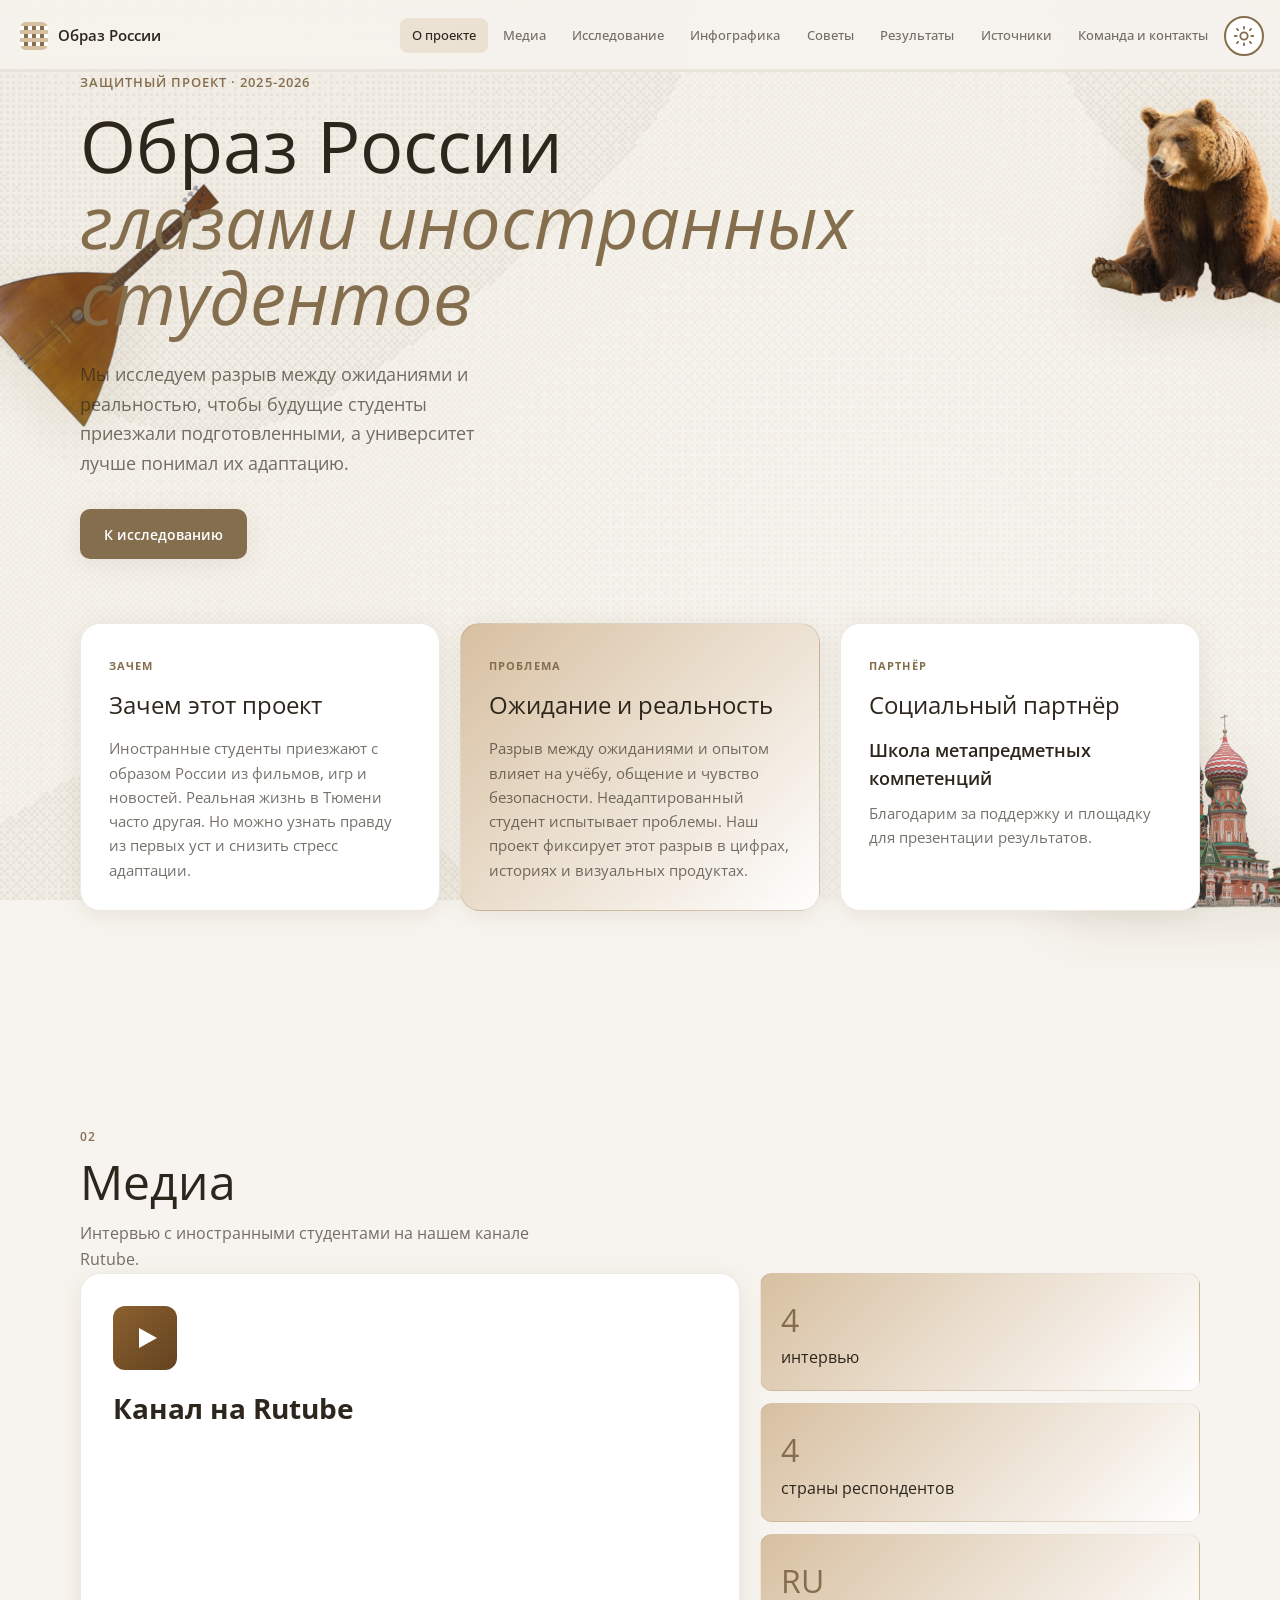
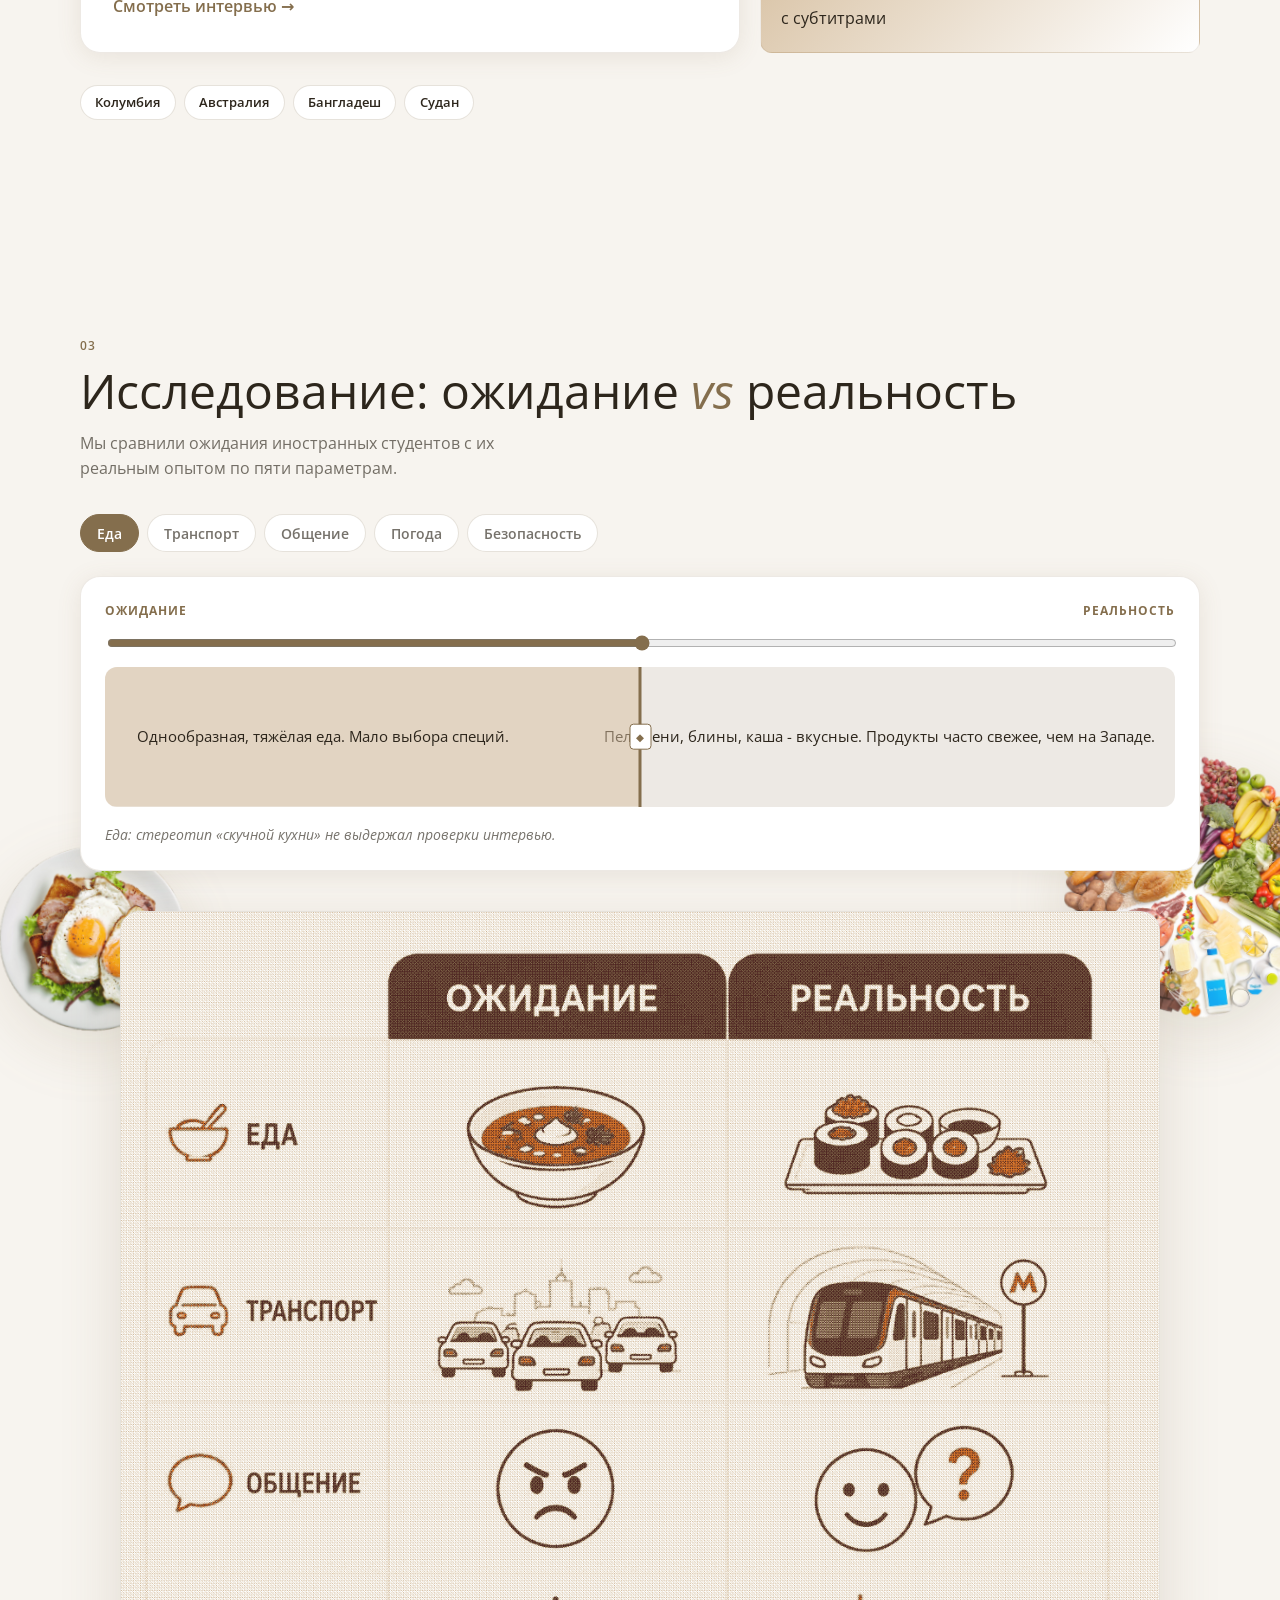
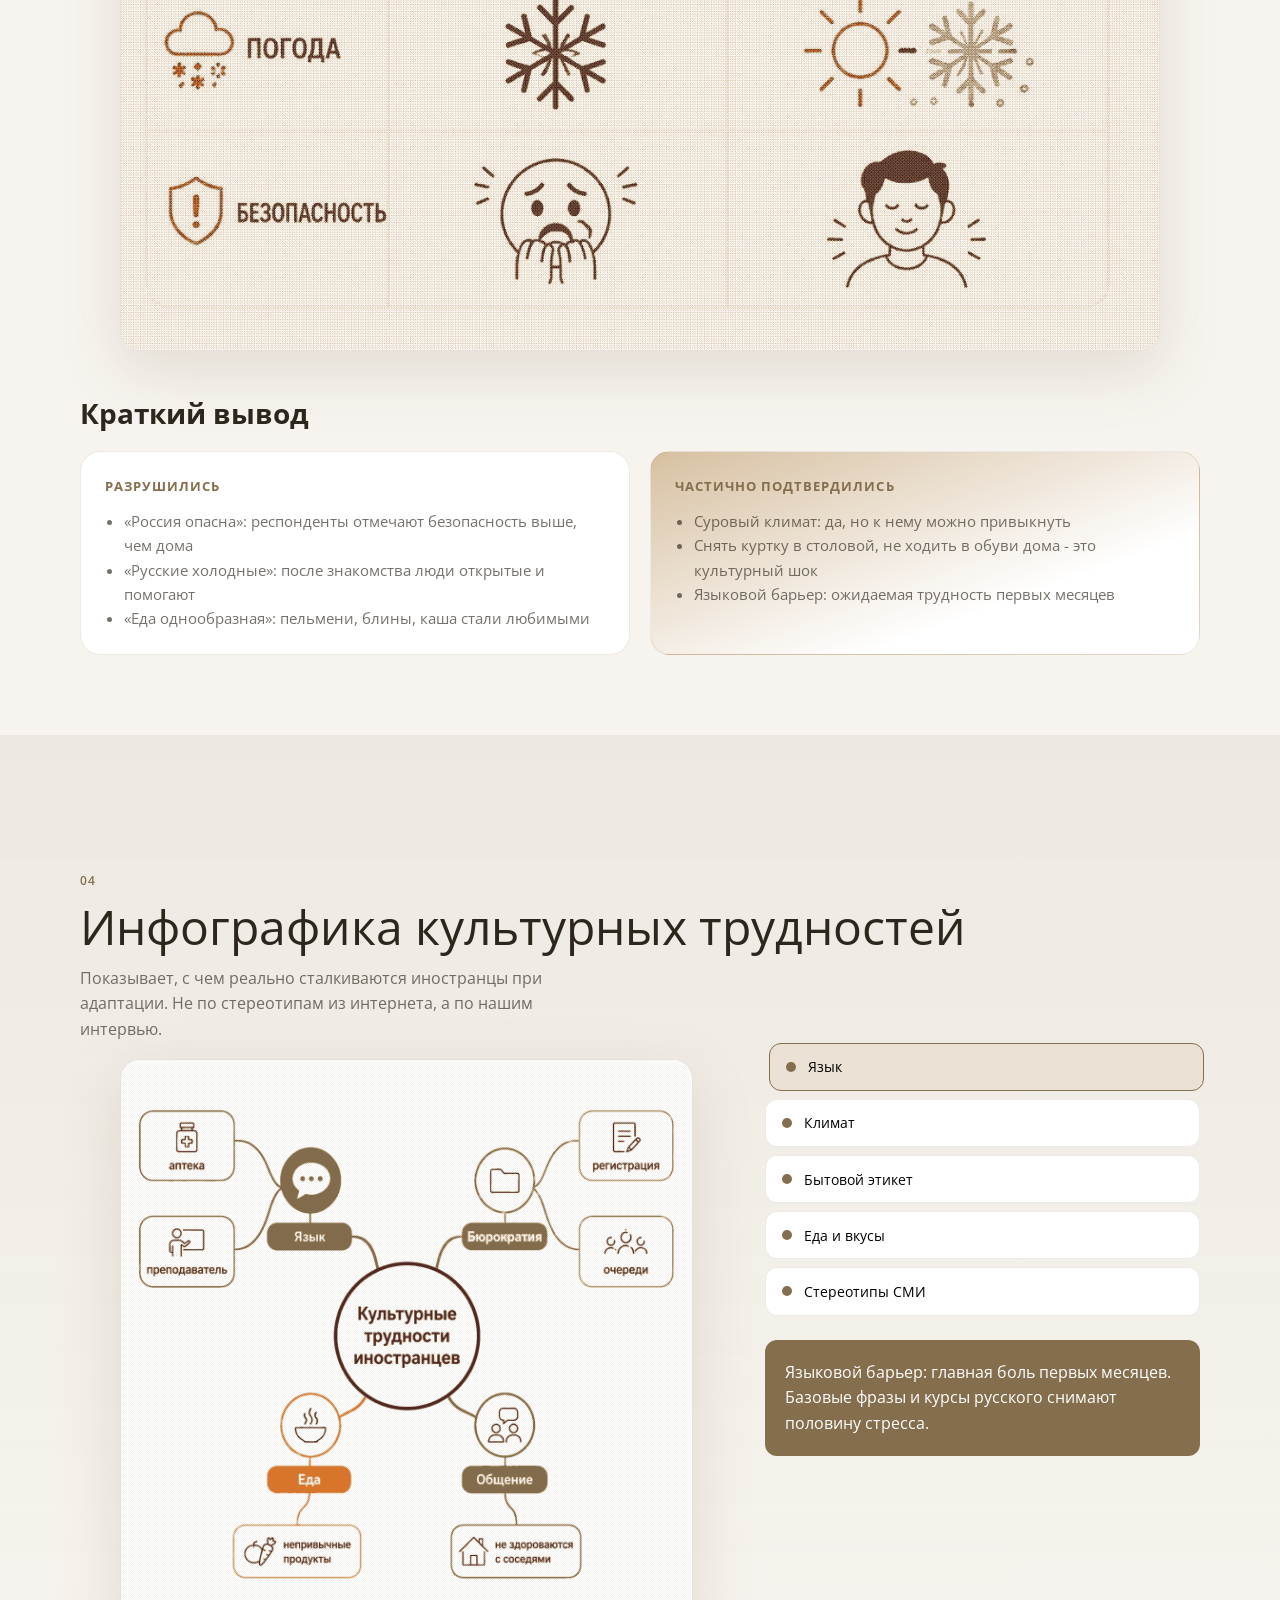
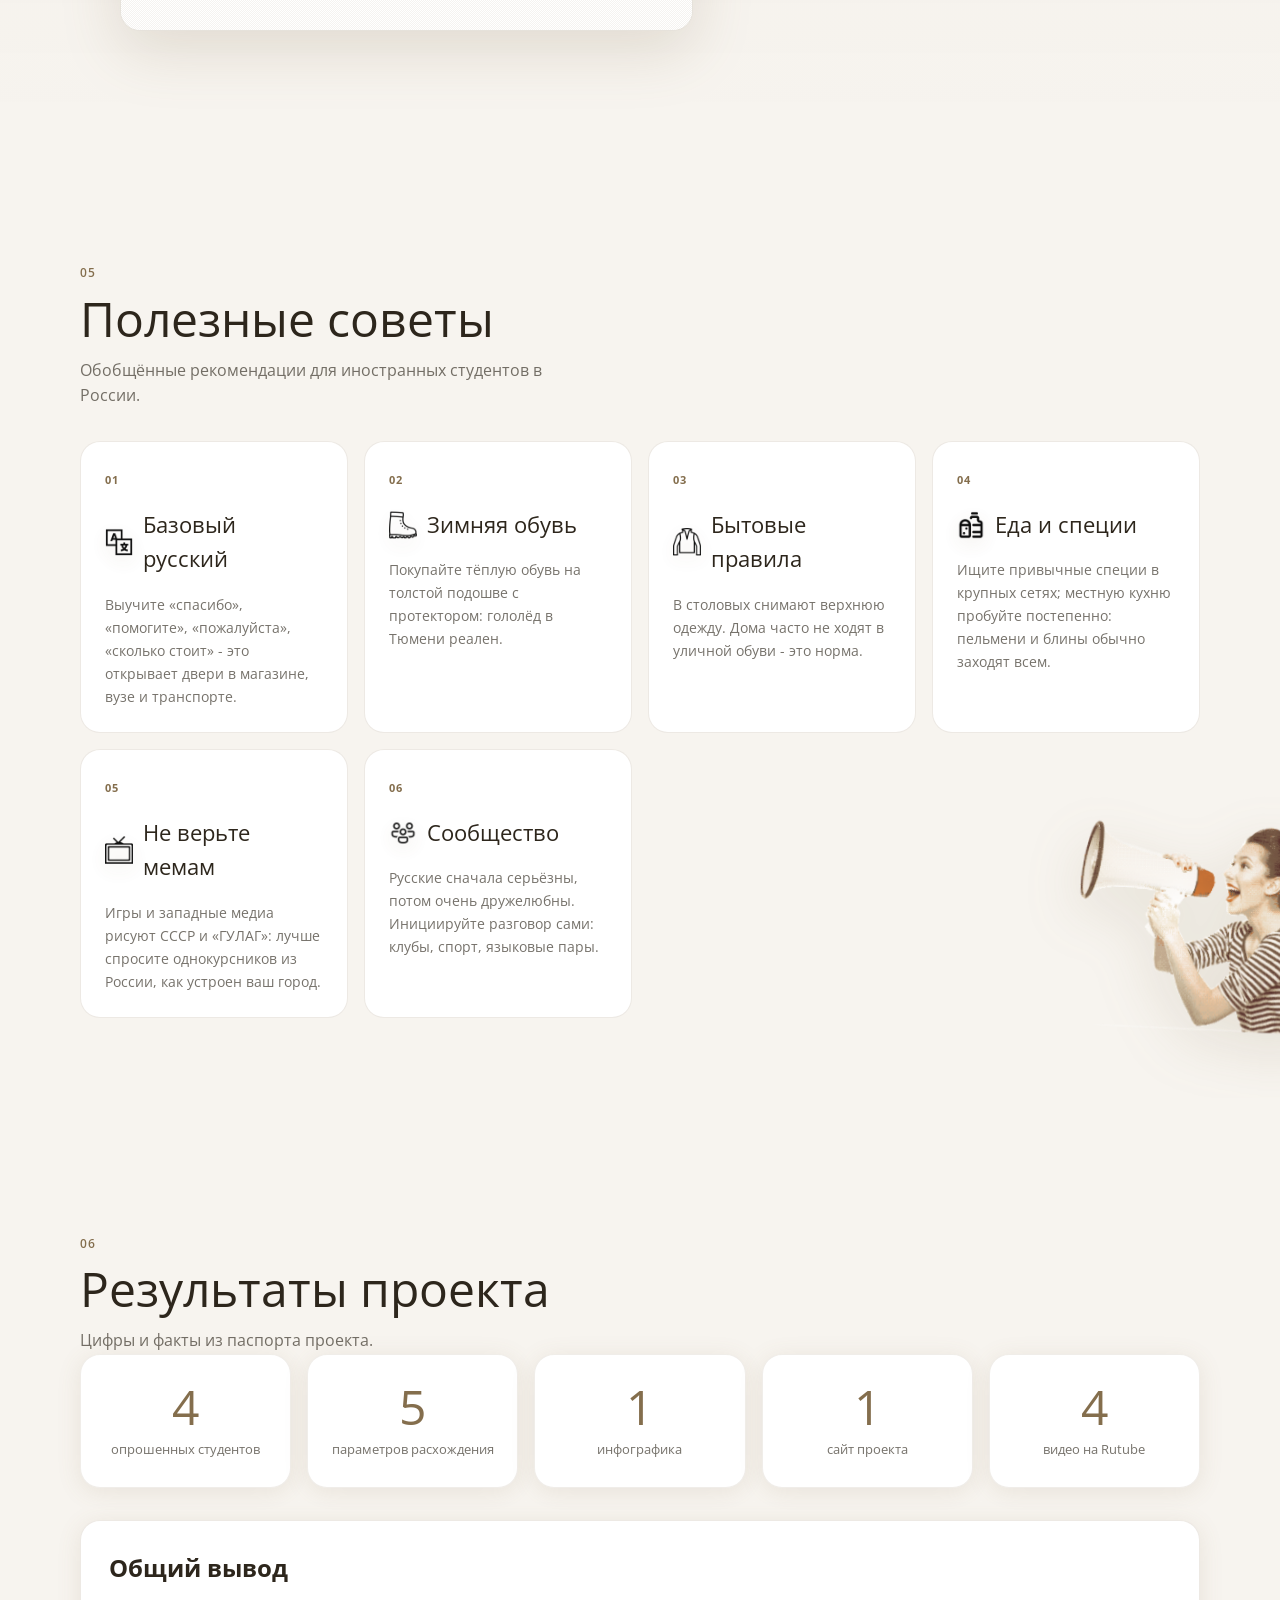
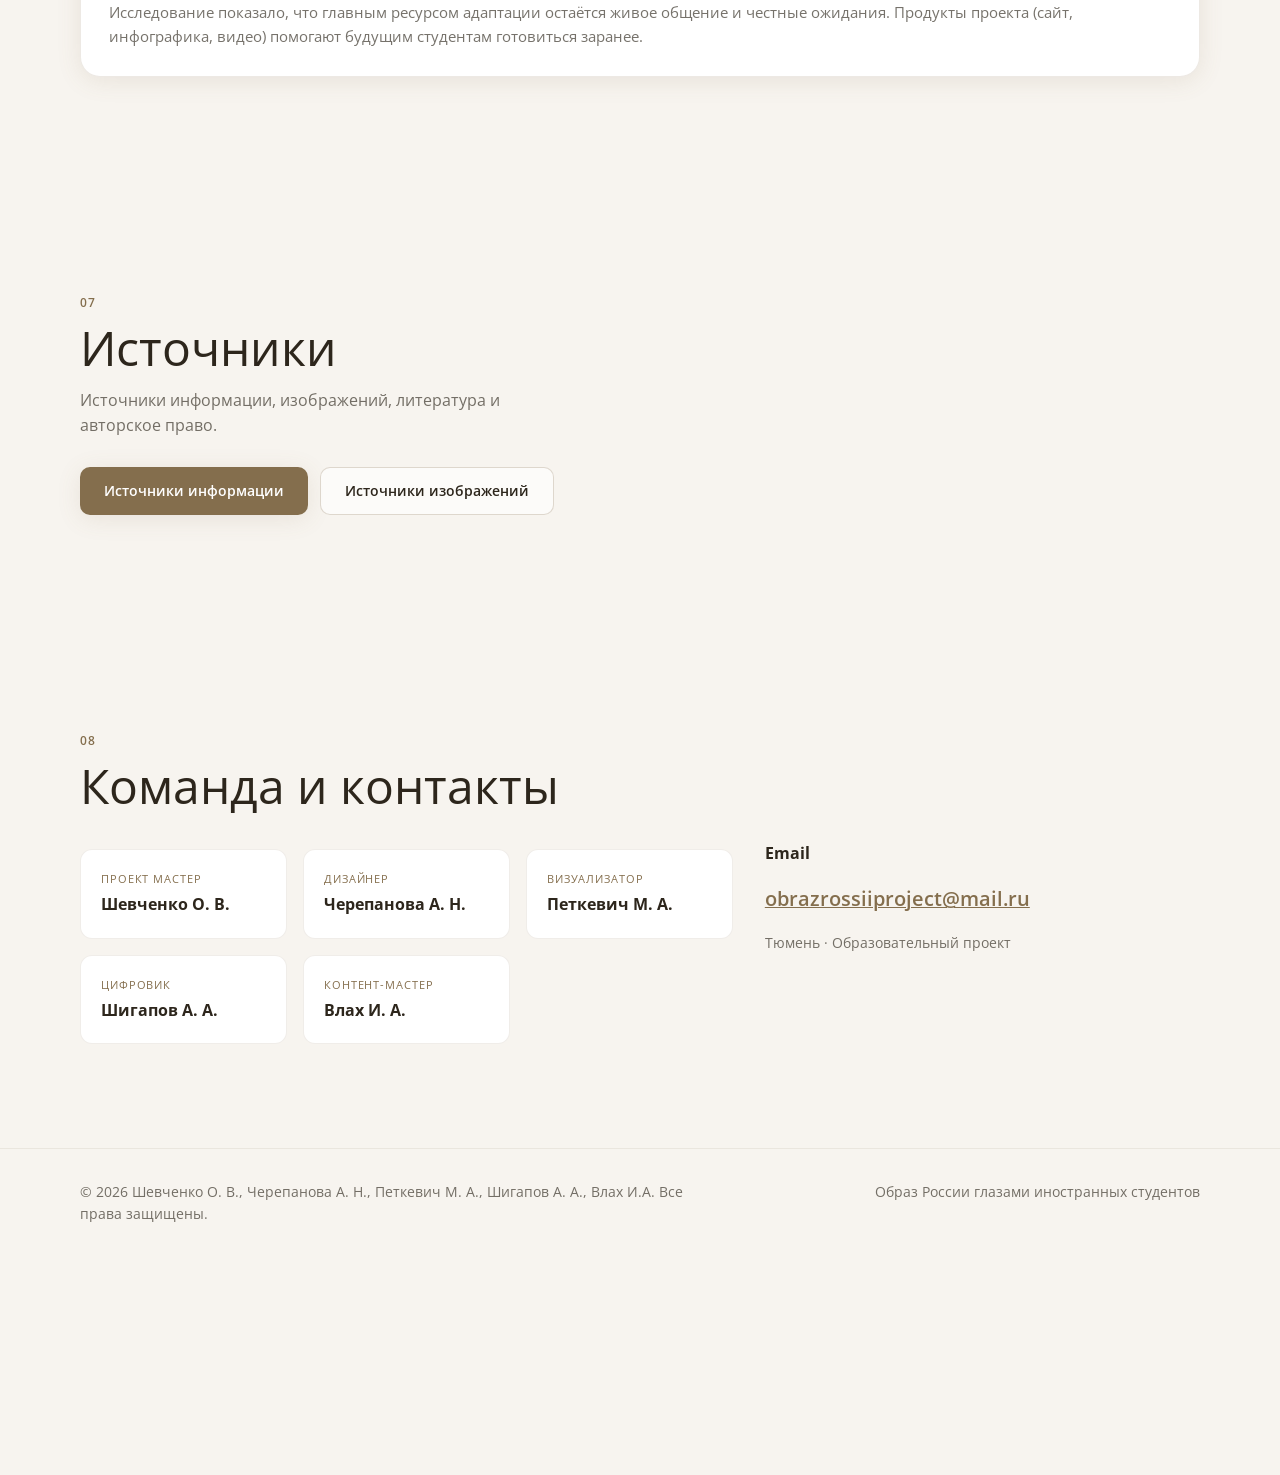
<file: index.html>
<!DOCTYPE html>
<html lang="ru">
<head>
  <meta charset="UTF-8">
  <meta name="viewport" content="width=device-width, initial-scale=1.0">
  <meta name="description" content="Образ России глазами иностранных студентов: исследовательский проект">
  <title>Образ России | Иностранные студенты</title>
  <link rel="preconnect" href="https://fonts.googleapis.com">
  <link rel="preconnect" href="https://fonts.gstatic.com" crossorigin>
  <link href="https://fonts.googleapis.com/css2?family=Open+Sans:ital,wght@0,400;0,500;0,600;0,700;1,400;1,600&display=swap" rel="stylesheet">
  <link rel="stylesheet" href="styles.css">
  <script>
    if (localStorage.getItem("contrast-mode") === "1") {
      document.documentElement.classList.add("contrast-mode");
    }
  </script>
</head>
<body>
  <canvas id="dither-bg" aria-hidden="true"></canvas>
  <div class="grain-overlay" aria-hidden="true"></div>

  <header class="site-header" id="top">
    <a href="#top" class="logo">
      <span class="logo-mark"></span>
      <span class="logo-text">Образ России</span>
    </a>
    <nav class="main-nav" aria-label="Основная навигация">
      <button class="nav-toggle" aria-expanded="false" aria-controls="nav-list">
        <span></span><span></span>
      </button>
      <ul id="nav-list">
        <li><a href="#about" data-section="about">О проекте</a></li>
        <li><a href="#media" data-section="media">Медиа</a></li>
        <li><a href="#research" data-section="research">Исследование</a></li>
        <li><a href="#map" data-section="map">Инфографика</a></li>
        <li><a href="#tips" data-section="tips">Советы</a></li>
        <li><a href="#results" data-section="results">Результаты</a></li>
        <li><a href="#sources" data-section="sources">Источники</a></li>
        <li><a href="#contacts" data-section="contacts">Команда и контакты</a></li>
      </ul>
    </nav>
    <button type="button" class="contrast-toggle" id="contrast-toggle" aria-label="Включить контрастный режим" aria-pressed="false" title="Контрастный режим">
      <svg class="icon-sun" viewBox="0 0 24 24" width="22" height="22" aria-hidden="true">
        <circle cx="12" cy="12" r="4" fill="none" stroke="currentColor" stroke-width="2"/>
        <g stroke="currentColor" stroke-width="2" stroke-linecap="round">
          <line x1="12" y1="2" x2="12" y2="4"/><line x1="12" y1="20" x2="12" y2="22"/>
          <line x1="4.22" y1="4.22" x2="5.64" y2="5.64"/><line x1="18.36" y1="18.36" x2="19.78" y2="19.78"/>
          <line x1="2" y1="12" x2="4" y2="12"/><line x1="20" y1="12" x2="22" y2="12"/>
          <line x1="4.22" y1="19.78" x2="5.64" y2="18.36"/><line x1="18.36" y1="5.64" x2="19.78" y2="4.22"/>
        </g>
      </svg>
      <svg class="icon-moon" viewBox="0 0 24 24" width="22" height="22" aria-hidden="true">
        <path fill="currentColor" d="M21 14.5A8.5 8.5 0 0 1 9.5 3 7 7 0 1 0 21 14.5z"/>
      </svg>
    </button>
    <div class="header-progress" role="progressbar" aria-valuemin="0" aria-valuemax="100" aria-valuenow="0">
      <div class="header-progress-fill"></div>
    </div>
  </header>

  <main>
    <section id="about" class="section hero" data-section="about">
      <div class="section-art" aria-hidden="true">
        <img class="side-art art-about-left" src="images/pngwing.com 4.png" alt="" loading="lazy" data-scroll-fx="sway">
        <img class="side-art art-about-right-top" src="images/pngwing.com 3.png" alt="" loading="lazy" data-scroll-fx="sway">
        <img class="side-art art-about-right-bottom" src="images/pngwing.com 2.png" alt="" loading="lazy" data-scroll-fx="none">
      </div>
      <div class="container">
        <p class="eyebrow reveal">Защитный проект · 2025-2026</p>
        <h1 class="hero-title reveal">
          <span class="line">Образ России</span>
          <span class="line accent">глазами иностранных студентов</span>
        </h1>
        <p class="hero-lead reveal">
          Мы исследуем разрыв между ожиданиями и реальностью, чтобы будущие студенты приезжали подготовленными, а университет лучше понимал их адаптацию.
        </p>
        <div class="hero-actions reveal">
          <a href="#research" class="btn btn-primary">К исследованию</a>
        </div>
      </div>

      <div class="container section-grid">
        <article class="panel reveal" data-tilt>
          <span class="panel-tag">Зачем</span>
          <h2>Зачем этот проект</h2>
          <p>Иностранные студенты приезжают с образом России из фильмов, игр и новостей. Реальная жизнь в Тюмени часто другая. Но можно узнать правду из первых уст и снизить стресс адаптации.</p>
        </article>

        <article class="panel panel-accent reveal" data-tilt>
          <span class="panel-tag">Проблема</span>
          <h2>Ожидание и реальность</h2>
          <p>Разрыв между ожиданиями и опытом влияет на учёбу, общение и чувство безопасности. Неадаптированный студент испытывает проблемы. Наш проект фиксирует этот разрыв в цифрах, историях и визуальных продуктах.</p>
        </article>

        <article class="panel reveal" data-tilt>
          <span class="panel-tag">Партнёр</span>
          <h2>Социальный партнёр</h2>
          <p class="partner-name">Школа метапредметных компетенций</p>
          <p>Благодарим за поддержку и площадку для презентации результатов.</p>
        </article>
      </div>
    </section>

    <section id="media" class="section" data-section="media">
      <div class="container">
        <div class="section-head reveal">
          <span class="section-num">02</span>
          <h2>Медиа</h2>
          <p>Интервью с иностранными студентами на нашем канале Rutube.</p>
        </div>

        <div class="media-grid reveal">
          <a href="https://rutube.ru/channel/26423768/" class="media-card media-main" target="_blank" rel="noopener noreferrer" id="rutube-link">
            <div class="media-icon dither-icon">
              <svg viewBox="0 0 48 48" width="48" height="48" aria-hidden="true">
                <polygon points="18,14 36,24 18,34" fill="currentColor"/>
              </svg>
            </div>
            <h3>Канал на Rutube</h3>
            <p></p>
            <span class="media-cta">Смотреть интервью →</span>
          </a>
          <div class="media-stats">
            <div class="media-stat">
              <span class="stat-num">4</span>
              <span>интервью</span>
            </div>
            <div class="media-stat">
              <span class="stat-num">4</span>
              <span>страны респондентов</span>
            </div>
            <div class="media-stat">
              <span class="stat-num">RU</span>
              <span>с субтитрами</span>
            </div>
          </div>
        </div>

        <ul class="respondent-chips reveal">
          <li><a class="country-chip" href="https://rutube.ru/video/12669b5c5cb5d83c3f14d2971f354df5/" data-rutube-embed="YOUR_EMBED_ID_COLOMBIA" target="_blank" rel="noopener noreferrer">Колумбия</a></li>
          <li><a class="country-chip" href="https://rutube.ru/video/37a72c54f827007b26be944678aeb148/" data-rutube-embed="YOUR_EMBED_ID_AUSTRALIA" target="_blank" rel="noopener noreferrer">Австралия</a></li>
          <li><a class="country-chip" href="https://rutube.ru/video/322e6379f6d5398166a9675d3ea18908/" data-rutube-embed="YOUR_EMBED_ID_BANGLADESH" target="_blank" rel="noopener noreferrer">Бангладеш</a></li>
          <li><a class="country-chip" href="https://rutube.ru/video/8127d38f20bb8af79ed087d13b05a010/" data-rutube-embed="YOUR_EMBED_ID_SUDAN" target="_blank" rel="noopener noreferrer">Судан</a></li>
        </ul>
      </div>
    </section>

    <section id="research" class="section" data-section="research">
      <div class="section-art section-art-research" aria-hidden="true">
        <img class="side-art art-research-left" id="research-art-left" alt="" loading="lazy">
        <img class="side-art art-research-right" id="research-art-right" alt="" loading="lazy">
      </div>
      <div class="container">
        <div class="section-head reveal">
          <span class="section-num">03</span>
          <h2>Исследование: ожидание <em>vs</em> реальность</h2>
          <p>Мы сравнили ожидания иностранных студентов с их реальным опытом по пяти параметрам.</p>
        </div>

        <div class="params-tabs reveal" role="tablist" aria-label="Параметры исследования">
          <button class="param-tab active" role="tab" aria-selected="true" data-param="food">Еда</button>
          <button class="param-tab" role="tab" aria-selected="false" data-param="transport">Транспорт</button>
          <button class="param-tab" role="tab" aria-selected="false" data-param="communication">Общение</button>
          <button class="param-tab" role="tab" aria-selected="false" data-param="weather">Погода</button>
          <button class="param-tab" role="tab" aria-selected="false" data-param="safety">Безопасность</button>
        </div>

        <div class="compare-widget reveal">
          <div class="compare-labels">
            <span>Ожидание</span>
            <span>Реальность</span>
          </div>
          <div class="compare-slider-wrap">
            <input type="range" class="compare-slider" id="compare-slider" min="0" max="100" value="50" aria-label="Сравнение ожидания и реальности">
            <div class="compare-visual" id="compare-visual">
              <div class="compare-side expect" id="compare-expect"></div>
              <div class="compare-side reality" id="compare-reality"></div>
              <div class="compare-handle" id="compare-handle"></div>
            </div>
          </div>
          <p class="compare-caption" id="compare-caption"></p>
        </div>

        <figure class="table-figure reveal">
          <div class="figure-frame dither-frame">
            <img src="images/sfmkC3.jpeg" alt="Таблица: ожидание и реальность по параметрам" width="1200" height="800" loading="lazy" onerror="this.closest('.figure-frame').classList.add('placeholder')">
            <div class="img-placeholder">
              <p>файл <strong>sfmkC3.jpeg</strong></p>
            </div>
          </div>
        </figure>

        <div class="insights reveal">
          <h3>Краткий вывод</h3>
          <div class="insight-cards">
            <article class="insight-card busted">
              <h4>Разрушились</h4>
              <ul>
                <li>«Россия опасна»: респонденты отмечают безопасность выше, чем дома</li>
                <li>«Русские холодные»: после знакомства люди открытые и помогают</li>
                <li>«Еда однообразная»: пельмени, блины, каша стали любимыми</li>
              </ul>
            </article>
            <article class="insight-card partial">
              <h4>Частично подтвердились</h4>
              <ul>
                <li>Суровый климат: да, но к нему можно привыкнуть</li>
                <li>Снять куртку в столовой, не ходить в обуви дома - это культурный шок</li>
                <li>Языковой барьер: ожидаемая трудность первых месяцев</li>
              </ul>
            </article>
          </div>
        </div>
      </div>
    </section>

    <section id="map" class="section section-dark" data-section="map">
      <div class="container">
        <div class="section-head reveal">
          <span class="section-num">04</span>
          <h2>Инфографика культурных трудностей</h2>
          <p>Показывает, с чем реально сталкиваются иностранцы при адаптации. Не по стереотипам из интернета, а по нашим интервью.</p>
        </div>

        <div class="map-layout reveal">
          <figure class="map-figure dither-frame">
            <img src="images/IMG_3489.jpeg" alt="Инфографика культурных трудностей" loading="lazy" onerror="this.closest('.map-figure').classList.add('placeholder')">
            <div class="img-placeholder">
              <p>Поместите <strong>IMG_3489.jpeg</strong> в папку <code>images/</code></p>
            </div>
          </figure>

          <aside class="map-hotspots" aria-label="Зоны инфографики">
            <button class="hotspot active" data-hotspot="language">
              <span class="hotspot-dot"></span>
              <span class="hotspot-title">Язык</span>
            </button>
            <button class="hotspot" data-hotspot="climate">
              <span class="hotspot-dot"></span>
              <span class="hotspot-title">Климат</span>
            </button>
            <button class="hotspot" data-hotspot="etiquette">
              <span class="hotspot-dot"></span>
              <span class="hotspot-title">Бытовой этикет</span>
            </button>
            <button class="hotspot" data-hotspot="food">
              <span class="hotspot-dot"></span>
              <span class="hotspot-title">Еда и вкусы</span>
            </button>
            <button class="hotspot" data-hotspot="stereotypes">
              <span class="hotspot-dot"></span>
              <span class="hotspot-title">Стереотипы СМИ</span>
            </button>
            <p class="hotspot-detail" id="hotspot-text"></p>
          </aside>
        </div>
      </div>
    </section>

    <section id="tips" class="section section-tips" data-section="tips">
      <div class="section-art" aria-hidden="true">
        <img class="side-art art-tips-right-bottom" src="images/pngwing.com 10.png" alt="" loading="lazy" data-scroll-fx="sway">
      </div>
      <div class="container">
        <div class="section-head reveal">
          <span class="section-num">05</span>
          <h2>Полезные советы</h2>
          <p>Обобщённые рекомендации для иностранных студентов в России.</p>
        </div>

        <div class="tips-deck reveal" id="tips-deck">
          <article class="tip-card" tabindex="0">
            <span class="tip-num">01</span>
            <div class="tip-title">
              <img class="tip-icon" src="images/language_icon_144262 (1).png" alt="" loading="lazy">
              <h3>Базовый русский</h3>
            </div>
            <p>Выучите «спасибо», «помогите», «пожалуйста», «сколько стоит» - это открывает двери в магазине, вузе и транспорте.</p>
          </article>
          <article class="tip-card" tabindex="0">
            <span class="tip-num">02</span>
            <div class="tip-title">
              <img class="tip-icon" src="images/winterboots_shoes_5692.png" alt="" loading="lazy">
              <h3>Зимняя обувь</h3>
            </div>
            <p>Покупайте тёплую обувь на толстой подошве с протектором: гололёд в Тюмени реален.</p>
          </article>
          <article class="tip-card" tabindex="0">
            <span class="tip-num">03</span>
            <div class="tip-title">
              <img class="tip-icon" src="images/jacket_5699.png" alt="" loading="lazy">
              <h3>Бытовые правила</h3>
            </div>
            <p>В столовых снимают верхнюю одежду. Дома часто не ходят в уличной обуви - это норма.</p>
          </article>
          <article class="tip-card" tabindex="0">
            <span class="tip-num">04</span>
            <div class="tip-title">
              <img class="tip-icon" src="images/ingredients_salt_oil_icon_149268.png" alt="" loading="lazy">
              <h3>Еда и специи</h3>
            </div>
            <p>Ищите привычные специи в крупных сетях; местную кухню пробуйте постепенно: пельмени и блины обычно заходят всем.</p>
          </article>
          <article class="tip-card" tabindex="0">
            <span class="tip-num">05</span>
            <div class="tip-title">
              <img class="tip-icon" src="images/television_86240.png" alt="" loading="lazy">
              <h3>Не верьте мемам</h3>
            </div>
            <p>Игры и западные медиа рисуют СССР и «ГУЛАГ»: лучше спросите однокурсников из России, как устроен ваш город.</p>
          </article>
          <article class="tip-card" tabindex="0">
            <span class="tip-num">06</span>
            <div class="tip-title">
              <img class="tip-icon" src="images/people_community_regular_icon_205084.png" alt="" loading="lazy">
              <h3>Сообщество</h3>
            </div>
            <p>Русские сначала серьёзны, потом очень дружелюбны. Инициируйте разговор сами: клубы, спорт, языковые пары.</p>
          </article>
        </div>
      </div>
    </section>

    <section id="results" class="section" data-section="results">
      <div class="container">
        <div class="section-head reveal">
          <span class="section-num">06</span>
          <h2>Результаты проекта</h2>
          <p>Цифры и факты из паспорта проекта.</p>
        </div>

        <div class="stats-grid reveal">
          <div class="stat-card" data-count="4">
            <span class="stat-value">0</span>
            <span class="stat-label">опрошенных студентов</span>
          </div>
          <div class="stat-card" data-count="5">
            <span class="stat-value">0</span>
            <span class="stat-label">параметров расхождения</span>
          </div>
          <div class="stat-card" data-count="1">
            <span class="stat-value">0</span>
            <span class="stat-label">инфографика</span>
          </div>
          <div class="stat-card" data-count="1">
            <span class="stat-value">0</span>
            <span class="stat-label">сайт проекта</span>
          </div>
          <div class="stat-card" data-count="4" data-suffix="">
            <span class="stat-value">0</span>
            <span class="stat-label">видео на Rutube</span>
          </div>
        </div>

        <article class="conclusion panel reveal">
          <h3>Общий вывод</h3>
          <p>Исследование показало, что главным ресурсом адаптации остаётся живое общение и честные ожидания. Продукты проекта (сайт, инфографика, видео) помогают будущим студентам готовиться заранее.</p>
        </article>
      </div>
    </section>

    <section id="sources" class="section section-sources" data-section="sources">
      <div class="container">
        <div class="section-head reveal">
          <span class="section-num">07</span>
          <h2>Источники</h2>
          <p>Источники информации, изображений, литература и авторское право.</p>
        </div>
        <div class="sources-actions reveal">
          <button type="button" class="btn btn-primary" data-sources-open="info">Источники информации</button>
          <button type="button" class="btn btn-ghost" data-sources-open="images">Источники изображений</button>
        </div>
      </div>
    </section>

    <section id="contacts" class="section section-footer" data-section="contacts">
      <div class="container">
        <div class="section-head reveal">
          <span class="section-num">08</span>
          <h2>Команда и контакты</h2>
        </div>

        <div class="contact-grid reveal">
          <div class="team-block">
            <ul class="team-list">
              <li><span class="role">Проект мастер</span><strong>Шевченко О. В.</strong></li>
              <li><span class="role">Дизайнер</span><strong>Черепанова А. Н.</strong></li>
              <li><span class="role">Визуализатор</span><strong>Петкевич М. А.</strong></li>
              <li><span class="role">Цифровик</span><strong>Шигапов А. А.</strong></li>
              <li><span class="role">Контент-мастер</span><strong>Влах И. А.</strong></li>
            </ul>
          </div>

          <div class="contact-info">
            <p><strong>Email</strong></p>
            <a href="mailto:obrazrossiiproject@mail.ru" class="contact-email">obrazrossiiproject@mail.ru</a>
            <p class="contact-meta">Тюмень · Образовательный проект</p>
          </div>
        </div>
      </div>
    </section>
  </main>

  <footer class="site-footer">
    <div class="footer-row">
      <p class="footer-left">© 2026 Шевченко О. В., Черепанова А. Н., Петкевич М. А., Шигапов А. А., Влах И.А. Все права защищены.</p>
      <p class="footer-right">Образ России глазами иностранных студентов</p>
    </div>
    <button type="button" class="back-top" id="back-top" aria-label="Наверх">↑</button>
  </footer>

  <div class="cursor-dither" id="cursor-dither" aria-hidden="true"></div>

  <div class="modal" id="sources-modal" aria-hidden="true" role="dialog" aria-modal="true" aria-label="Источники">
    <div class="modal-backdrop" data-modal-close></div>
    <div class="modal-panel" role="document">
      <div class="modal-head">
        <h3 id="sources-modal-title">Источники</h3>
        <button type="button" class="modal-close" data-modal-close aria-label="Закрыть">×</button>
      </div>
      <div class="modal-body" id="sources-modal-body"></div>
      <div class="modal-foot">
      </div>
    </div>
  </div>

  <script src="script.js"></script>
</body>
</html>
</file>
<file: styles.css>
:root {
  --sand: rgb(215, 192, 161);
  --white: rgb(255, 255, 255);
  --brown: rgb(132, 110, 77);
  --sand-dim: rgba(215, 192, 161, 0.45);
  --brown-deep: rgb(92, 76, 52);
  --bg: #f7f4ef;
  --text: rgb(45, 38, 28);
  --text-muted: rgba(45, 38, 28, 0.65);
  --radius: 12px;
  --radius-lg: 20px;
  --shadow: 0 4px 24px rgba(132, 110, 77, 0.12);
  --shadow-lg: 0 20px 60px rgba(132, 110, 77, 0.18);
  --font-sans: "Open Sans", system-ui, -apple-system, "Segoe UI", Roboto, Arial, sans-serif;
  --font-serif: "Open Sans", system-ui, -apple-system, "Segoe UI", Roboto, Arial, sans-serif;
  --header-h: 72px;
  --ease: cubic-bezier(0.22, 1, 0.36, 1);
}
*, *::before, *::after { box-sizing: border-box; }
html { scroll-behavior: smooth; }
body {
  margin: 0;
  font-family: var(--font-sans);
  font-size: 1rem;
  line-height: 1.6;
  color: var(--text);
  background: var(--bg);
  overflow-x: hidden;
}
button,
input,
textarea,
select {
  font-family: inherit;
}
#dither-bg {
  position: fixed;
  inset: 0;
  width: 100%;
  height: 100%;
  z-index: 0;
  pointer-events: none;
}
.grain-overlay {
  position: fixed;
  inset: 0;
  z-index: 1;
  pointer-events: none;
  opacity: 0.04;
  background-image: url("data:image/svg+xml,%3Csvg viewBox='0 0 256 256' xmlns='http://www.w3.org/2000/svg'%3E%3Cfilter id='n'%3E%3CfeTurbulence type='fractalNoise' baseFrequency='0.9' numOctaves='4' stitchTiles='stitch'/%3E%3C/filter%3E%3Crect width='100%25' height='100%25' filter='url(%23n)'/%3E%3C/svg%3E");
}
main, .site-header, .site-footer { position: relative; z-index: 2; }
a { color: var(--brown); text-decoration-thickness: 1px; }
a:hover { color: var(--brown-deep); }
.container {
  width: min(1120px, calc(100% - 2.5rem));
  margin-inline: auto;
}
.site-header {
  position: fixed;
  top: 0;
  left: 0;
  right: 0;
  height: var(--header-h);
  display: flex;
  align-items: center;
  justify-content: space-between;
  padding: 0 3.75rem 0 1.25rem;
  background: rgba(247, 244, 239, 0.82);
  backdrop-filter: blur(14px);
  border-bottom: 1px solid rgba(132, 110, 77, 0.12);
  z-index: 100;
}
.logo {
  display: flex;
  align-items: center;
  gap: 0.6rem;
  text-decoration: none;
  color: var(--text);
  font-weight: 600;
  font-size: 0.95rem;
}
.logo-mark {
  width: 28px;
  height: 28px;
  border-radius: 6px;
  background: var(--brown);
  background-image: repeating-conic-gradient(
    from 0deg at 50% 50%,
    var(--sand) 0deg 90deg,
    var(--brown) 90deg 180deg,
    var(--white) 180deg 270deg,
    var(--sand) 270deg 360deg
  );
  background-size: 8px 8px;
}
.main-nav ul {
  display: flex;
  gap: 0.15rem;
  list-style: none;
  margin: 0;
  padding: 0;
}
.main-nav a {
  display: block;
  padding: 0.45rem 0.75rem;
  font-size: 0.8rem;
  font-weight: 500;
  text-decoration: none;
  color: var(--text-muted);
  border-radius: 8px;
  transition: color 0.2s, background 0.2s;
}
.main-nav a:hover,
.main-nav a.active {
  color: var(--text);
  background: rgba(215, 192, 161, 0.35);
}
.nav-toggle {
  display: none;
  flex-direction: column;
  gap: 6px;
  padding: 8px;
  border: none;
  background: transparent;
  cursor: pointer;
}
.nav-toggle span {
  display: block;
  width: 22px;
  height: 2px;
  background: var(--brown);
  border-radius: 1px;
  transition: transform 0.3s var(--ease);
}
.header-progress {
  position: absolute;
  bottom: 0;
  left: 0;
  right: 0;
  height: 2px;
  background: rgba(132, 110, 77, 0.1);
}
.header-progress-fill {
  height: 100%;
  width: 0%;
  background: var(--brown);
  transition: width 0.1s linear;
}
.contrast-toggle {
  position: absolute;
  top: 50%;
  right: 1rem;
  transform: translateY(-50%);
  z-index: 101;
  display: flex;
  align-items: center;
  justify-content: center;
  width: 40px;
  height: 40px;
  padding: 0;
  border: 2px solid var(--brown);
  border-radius: 50%;
  background: var(--white);
  color: var(--brown);
  cursor: pointer;
  transition: background 0.2s, color 0.2s, border-color 0.2s, transform 0.2s var(--ease);
}
.contrast-toggle:hover {
  background: var(--brown);
  color: var(--white);
}
.contrast-toggle:focus-visible {
  outline: 2px solid var(--brown);
  outline-offset: 2px;
}
.contrast-toggle .icon-moon { display: none; }
html.contrast-mode .contrast-toggle .icon-sun { display: none; }
html.contrast-mode .contrast-toggle .icon-moon { display: block; }
html.contrast-mode {
  --sand: rgb(240, 240, 240);
  --white: rgb(255, 255, 255);
  --brown: rgb(0, 0, 0);
  --brown-deep: rgb(0, 0, 0);
  --sand-dim: rgba(0, 0, 0, 0.2);
  --bg: #ffffff;
  --text: rgb(0, 0, 0);
  --text-muted: rgb(0, 0, 0);
  --shadow: 0 0 0 2px rgb(0, 0, 0);
  --shadow-lg: 0 0 0 3px rgb(0, 0, 0);
}
html.contrast-mode #dither-bg,
html.contrast-mode .grain-overlay,
html.contrast-mode .cursor-dither { display: none !important; }
html.contrast-mode .site-header {
  background: #fff;
  border-bottom: 3px solid #000;
}
html.contrast-mode .main-nav a:hover,
html.contrast-mode .main-nav a.active {
  background: #000;
  color: #fff;
}
html.contrast-mode .logo-mark {
  background: #000;
  background-image: none;
}
html.contrast-mode .panel,
html.contrast-mode .team-list li,
html.contrast-mode .stat-card,
html.contrast-mode .tip-card,
html.contrast-mode .media-card,
html.contrast-mode .insight-card,
html.contrast-mode .modal-panel {
  border: 2px solid #000 !important;
  box-shadow: none !important;
}
html.contrast-mode .panel-accent {
  background: #fff;
}
html.contrast-mode .section-dark {
  background: #f0f0f0;
}
html.contrast-mode .btn-primary {
  background: #000;
  color: #fff;
  border: 2px solid #000;
  box-shadow: none;
}
html.contrast-mode .btn-primary:hover {
  background: #fff;
  color: #000;
}
html.contrast-mode .btn-ghost {
  background: #fff;
  border: 2px solid #000;
  color: #000;
}
html.contrast-mode a {
  color: #000;
  text-decoration: underline;
  text-underline-offset: 2px;
}
html.contrast-mode .side-art {
  opacity: 0.35;
  filter: grayscale(1) contrast(1.2);
}
html.contrast-mode .header-progress {
  background: rgba(0, 0, 0, 0.15);
}
html.contrast-mode .header-progress-fill {
  background: #000;
}
html.contrast-mode .contrast-toggle {
  border-color: #000;
  background: #fff;
  color: #000;
}
html.contrast-mode .contrast-toggle:hover {
  background: #000;
  color: #fff;
}
@media (max-width: 900px) {
  html.contrast-mode .main-nav ul {
    background: #fff;
    border-bottom: 3px solid #000;
  }
}
.section {
  padding: calc(var(--header-h) + 4rem) 0 5rem;
  position: relative;
}
.section-art {
  position: absolute;
  inset: 0;
  pointer-events: none;
  overflow: hidden;
  z-index: 0;
}
.side-art {
  position: absolute;
  width: min(260px, 22vw);
  height: auto;
  opacity: 0.95;
  filter: drop-shadow(0 18px 28px rgba(132, 110, 77, 0.16));
  transform: translate3d(0, 0, 0);
  will-change: transform;
}
.art-about-left { left: -36px; top: 18%; }
.art-about-right-top { right: -32px; top: 10%; width: min(220px, 19vw); }
.art-about-right-bottom { right: -48px; bottom: 8%; width: min(280px, 24vw); opacity: 0.85; }
.section-art-research .side-art { opacity: 0.92; }
.art-research-left { left: -40px; top: 30%; width: min(260px, 22vw); }
.art-research-right { right: -44px; top: 26%; width: min(260px, 22vw); }
.art-tips-right-bottom { right: -48px; bottom: 6%; width: min(300px, 26vw); }
.section > .container { position: relative; z-index: 1; }
.section-dark {
  background: linear-gradient(180deg, rgba(132, 110, 77, 0.08) 0%, transparent 100%);
}
.section-num {
  display: block;
  font-size: 0.75rem;
  font-weight: 600;
  letter-spacing: 0.12em;
  text-transform: uppercase;
  color: var(--brown);
  margin-bottom: 0.5rem;
}
.section-head h2 {
  font-family: var(--font-serif);
  font-size: clamp(2rem, 5vw, 3rem);
  font-weight: 400;
  line-height: 1.15;
  margin: 0 0 0.75rem;
}
.section-head h2 em {
  font-style: italic;
  color: var(--brown);
}
.section-desc, .section-head > p {
  color: var(--text-muted);
  max-width: 52ch;
  margin: 0;
}
.hero {
  min-height: 100vh;
  display: flex;
  flex-direction: column;
  justify-content: center;
  padding-top: var(--header-h);
}
.eyebrow {
  font-size: 0.8rem;
  font-weight: 600;
  letter-spacing: 0.08em;
  text-transform: uppercase;
  color: var(--brown);
  margin: 0 0 1rem;
}
.hero-title {
  font-family: var(--font-serif);
  font-size: clamp(2.5rem, 8vw, 4.5rem);
  font-weight: 400;
  line-height: 1.05;
  margin: 0 0 1.5rem;
}
.hero-title .line { display: block; }
.hero-title .accent { color: var(--brown); font-style: italic; }
.hero-lead {
  font-size: 1.15rem;
  max-width: 42ch;
  color: var(--text-muted);
  margin: 0 0 2rem;
}
.hero-actions {
  display: flex;
  flex-wrap: wrap;
  gap: 0.75rem;
}
.btn {
  display: inline-flex;
  align-items: center;
  justify-content: center;
  padding: 0.85rem 1.5rem;
  font-family: inherit;
  font-size: 0.9rem;
  font-weight: 600;
  border-radius: 10px;
  border: none;
  cursor: pointer;
  text-decoration: none;
  transition: transform 0.2s var(--ease), box-shadow 0.2s, background 0.2s;
}
.btn-primary {
  background: var(--brown);
  color: var(--white);
  box-shadow: var(--shadow);
}
.btn-primary:hover {
  transform: translateY(-2px);
  box-shadow: var(--shadow-lg);
  color: var(--white);
}
.btn-ghost {
  background: rgba(255, 255, 255, 0.6);
  color: var(--text);
  border: 1px solid rgba(132, 110, 77, 0.25);
}
.btn-ghost:hover { background: var(--white); }
.section-grid {
  display: grid;
  grid-template-columns: repeat(auto-fit, minmax(280px, 1fr));
  gap: 1.25rem;
  margin-top: 4rem;
}
.panel {
  background: var(--white);
  border: 1px solid rgba(132, 110, 77, 0.15);
  border-radius: var(--radius-lg);
  padding: 1.75rem;
  box-shadow: var(--shadow);
  transition: transform 0.4s var(--ease), box-shadow 0.4s;
}
.panel:hover {
  box-shadow: var(--shadow-lg);
}
.panel-tag {
  font-size: 0.7rem;
  font-weight: 700;
  letter-spacing: 0.1em;
  text-transform: uppercase;
  color: var(--brown);
}
.panel h2 {
  font-family: var(--font-serif);
  font-size: 1.5rem;
  font-weight: 400;
  margin: 0.5rem 0 0.75rem;
}
.panel p { margin: 0; color: var(--text-muted); font-size: 0.95rem; }
.panel-accent {
  background: linear-gradient(135deg, var(--sand) 0%, rgba(255, 255, 255, 0.9) 100%);
  border-color: rgba(132, 110, 77, 0.2);
}
.partner-name {
  font-size: 1.1rem !important;
  font-weight: 600;
  color: var(--text) !important;
  margin-bottom: 0.5rem !important;
}
.team-block { margin-top: 4rem; }
.section-footer .team-block { margin-top: 0; }
.team-list {
  display: grid;
  grid-template-columns: repeat(auto-fill, minmax(200px, 1fr));
  gap: 1rem;
  list-style: none;
  padding: 0;
  margin: 1.5rem 0;
}
.team-list li {
  background: var(--white);
  border: 1px solid rgba(132, 110, 77, 0.12);
  border-radius: var(--radius);
  padding: 1.25rem;
}
.team-list .role {
  display: block;
  font-size: 0.7rem;
  text-transform: uppercase;
  letter-spacing: 0.08em;
  color: var(--brown);
  margin-bottom: 0.25rem;
}
.params-tabs {
  display: flex;
  flex-wrap: wrap;
  gap: 0.5rem;
  margin: 2rem 0 1.5rem;
}
.param-tab {
  padding: 0.55rem 1rem;
  font-family: inherit;
  font-size: 0.85rem;
  font-weight: 600;
  border: 1px solid rgba(132, 110, 77, 0.2);
  border-radius: 999px;
  background: var(--white);
  color: var(--text-muted);
  cursor: pointer;
  transition: all 0.25s var(--ease);
}
.param-tab:hover,
.param-tab.active {
  background: var(--brown);
  color: var(--white);
  border-color: var(--brown);
}
.compare-widget {
  background: var(--white);
  border: 1px solid rgba(132, 110, 77, 0.15);
  border-radius: var(--radius-lg);
  padding: 1.5rem;
  margin-bottom: 2.5rem;
  box-shadow: var(--shadow);
}
.compare-labels {
  display: flex;
  justify-content: space-between;
  font-size: 0.75rem;
  font-weight: 700;
  text-transform: uppercase;
  letter-spacing: 0.08em;
  color: var(--brown);
  margin-bottom: 0.75rem;
}
.compare-slider {
  width: 100%;
  margin-bottom: 1rem;
  accent-color: var(--brown);
  cursor: ew-resize;
}
.compare-visual {
  position: relative;
  min-height: 140px;
  border-radius: var(--radius);
  overflow: hidden;
  display: grid;
}
.compare-side {
  grid-area: 1 / 1;
  padding: 1.5rem;
  display: flex;
  align-items: center;
  font-size: 0.95rem;
  line-height: 1.5;
}
.compare-side.expect {
  background: rgba(215, 192, 161, 0.5);
  clip-path: inset(0 50% 0 0);
  z-index: 2;
  justify-content: flex-start;
  text-align: left;
}
.compare-side.reality {
  background: rgba(132, 110, 77, 0.15);
  color: var(--text);
  justify-content: flex-end;
  text-align: right;
}
.compare-side.expect,
.compare-side.reality {
  overflow: hidden;
}
.compare-side.expect::before,
.compare-side.reality::before {
  content: "";
  flex: 0 0 0;
}
.compare-side.expect,
.compare-side.reality {
  gap: 0.75rem;
}
.compare-side.expect,
.compare-side.reality {
  padding-inline: 1.25rem;
}
.compare-side.expect,
.compare-side.reality {
  white-space: normal;
}
.compare-side.expect,
.compare-side.reality {
  word-break: break-word;
}
.compare-handle {
  position: absolute;
  top: 0;
  bottom: 0;
  left: 50%;
  width: 3px;
  background: var(--brown);
  transform: translateX(-50%);
  z-index: 3;
  pointer-events: none;
}
.compare-handle::after {
  content: "◆";
  position: absolute;
  top: 50%;
  left: 50%;
  transform: translate(-50%, -50%);
  font-size: 0.65rem;
  color: var(--brown);
  background: var(--white);
  padding: 4px 6px;
  border-radius: 4px;
  border: 1px solid var(--brown);
}
.compare-caption {
  margin: 1rem 0 0;
  font-size: 0.9rem;
  color: var(--text-muted);
  font-style: italic;
}
.figure-frame, .map-figure {
  position: relative;
  border-radius: var(--radius-lg);
  overflow: hidden;
  border: 1px solid rgba(132, 110, 77, 0.2);
  background: var(--white);
  box-shadow: var(--shadow-lg);
}
.dither-frame::after {
  content: "";
  position: absolute;
  inset: 0;
  pointer-events: none;
  opacity: 0.35;
  mix-blend-mode: multiply;
  background-image: url("data:image/svg+xml,%3Csvg xmlns='http://www.w3.org/2000/svg' width='8' height='8'%3E%3Crect width='1' height='1' fill='%23846e4d'/%3E%3Crect x='4' y='0' width='1' height='1' fill='%23846e4d'/%3E%3Crect x='2' y='2' width='1' height='1' fill='%23846e4d'/%3E%3Crect x='6' y='2' width='1' height='1' fill='%23846e4d'/%3E%3Crect x='0' y='4' width='1' height='1' fill='%23846e4d'/%3E%3Crect x='4' y='4' width='1' height='1' fill='%23846e4d'/%3E%3Crect x='2' y='6' width='1' height='1' fill='%23846e4d'/%3E%3Crect x='6' y='6' width='1' height='1' fill='%23846e4d'/%3E%3C/svg%3E");
  background-size: 4px 4px;
}
.figure-frame img, .map-figure img {
  display: block;
  width: 100%;
  height: auto;
  vertical-align: middle;
}
.figure-frame.placeholder img,
.map-figure.placeholder img { display: none; }
.img-placeholder {
  display: none;
  padding: 4rem 2rem;
  text-align: center;
  color: var(--text-muted);
  background: repeating-linear-gradient(
    -45deg,
    var(--sand-dim),
    var(--sand-dim) 10px,
    var(--white) 10px,
    var(--white) 20px
  );
}
.figure-frame.placeholder .img-placeholder,
.map-figure.placeholder .img-placeholder { display: block; }
figcaption {
  margin-top: 0.75rem;
  font-size: 0.85rem;
  color: var(--text-muted);
  text-align: center;
}
.insights h3 {
  font-family: var(--font-serif);
  font-size: 1.75rem;
  margin: 2.5rem 0 1rem;
}
.insight-cards {
  display: grid;
  grid-template-columns: repeat(auto-fit, minmax(280px, 1fr));
  gap: 1.25rem;
}
.insight-card {
  padding: 1.5rem;
  border-radius: var(--radius-lg);
  border: 1px solid rgba(132, 110, 77, 0.15);
}
.insight-card.busted {
  background: var(--white);
}
.insight-card.partial {
  background: linear-gradient(160deg, var(--sand) 0%, var(--white) 70%);
}
.insight-card h4 {
  margin: 0 0 0.75rem;
  font-size: 0.8rem;
  text-transform: uppercase;
  letter-spacing: 0.08em;
  color: var(--brown);
}
.insight-card ul {
  margin: 0;
  padding-left: 1.2rem;
  color: var(--text-muted);
  font-size: 0.95rem;
}
.tip-title {
  display: flex;
  align-items: center;
  gap: 0.65rem;
  margin: 0.5rem 0;
}
.tip-title h3 {
  margin: 0;
}
.tip-icon {
  width: 28px;
  height: 28px;
  object-fit: contain;
  flex: 0 0 auto;
  opacity: 0.95;
  filter: drop-shadow(0 6px 10px rgba(132, 110, 77, 0.18));
}
.tip-card:hover .tip-icon,
.tip-card:focus .tip-icon,
.tip-card.expanded .tip-icon {
  filter: drop-shadow(0 10px 18px rgba(0,0,0,0.22));
  opacity: 1;
}
.map-layout {
  display: grid;
  grid-template-columns: 1.2fr 0.8fr;
  gap: 2rem;
  align-items: start;
}
.map-hotspots {
  display: flex;
  flex-direction: column;
  gap: 0.5rem;
}
.hotspot {
  display: flex;
  align-items: center;
  gap: 0.75rem;
  padding: 0.85rem 1rem;
  text-align: left;
  font-family: inherit;
  font-size: 0.9rem;
  background: var(--white);
  border: 1px solid rgba(132, 110, 77, 0.15);
  border-radius: var(--radius);
  cursor: pointer;
  transition: all 0.25s var(--ease);
}
.hotspot:hover,
.hotspot.active {
  border-color: var(--brown);
  background: rgba(215, 192, 161, 0.25);
  transform: translateX(4px);
}
.hotspot-dot {
  width: 10px;
  height: 10px;
  border-radius: 50%;
  background: var(--brown);
  flex-shrink: 0;
}
.hotspot-detail {
  margin-top: 1rem;
  padding: 1.25rem;
  background: var(--brown);
  color: var(--white);
  border-radius: var(--radius);
  min-height: 100px;
}
.hotspot-detail p { margin: 0; font-size: 0.95rem; line-height: 1.55; }
.media-grid {
  display: grid;
  grid-template-columns: 1.5fr 1fr;
  gap: 1.25rem;
}
.media-card {
  display: flex;
  flex-direction: column;
  padding: 2rem;
  background: var(--white);
  border: 1px solid rgba(132, 110, 77, 0.15);
  border-radius: var(--radius-lg);
  text-decoration: none;
  color: inherit;
  box-shadow: var(--shadow);
  transition: transform 0.3s var(--ease), box-shadow 0.3s;
}
.media-card:hover {
  transform: translateY(-4px);
  box-shadow: var(--shadow-lg);
  color: inherit;
}
.dither-icon {
  width: 64px;
  height: 64px;
  display: flex;
  align-items: center;
  justify-content: center;
  border-radius: 12px;
  background: var(--brown);
  color: var(--white);
  margin-bottom: 1rem;
  background-image:
    linear-gradient(135deg, var(--brown), rgb(92, 76, 52)),
    url("data:image/svg+xml,%3Csvg xmlns='http://www.w3.org/2000/svg' width='4' height='4'%3E%3Cpath d='M0 0h1v1H0zm2 2h1v1H2z' fill='rgba(255,255,255,0.15)'/%3E%3C/svg%3E");
  background-blend-mode: overlay;
}
.media-card h3 {
  font-family: var(--font-serif);
  font-size: 1.75rem;
  margin: 0 0 0.5rem;
}
.media-cta {
  margin-top: auto;
  padding-top: 1.5rem;
  font-weight: 600;
  color: var(--brown);
}
.media-stats {
  display: flex;
  flex-direction: column;
  gap: 0.75rem;
}
.media-stat {
  flex: 1;
  padding: 1.25rem;
  background: linear-gradient(135deg, var(--sand), var(--white));
  border-radius: var(--radius);
  border: 1px solid rgba(132, 110, 77, 0.12);
}
.media-stat .stat-num {
  display: block;
  font-family: var(--font-serif);
  font-size: 2rem;
  color: var(--brown);
}
.respondent-chips {
  display: flex;
  flex-wrap: wrap;
  gap: 0.5rem;
  list-style: none;
  padding: 0;
  margin: 2rem 0 0;
}
.respondent-chips li {
  margin: 0;
}
.country-chip {
  display: inline-flex;
  align-items: center;
  justify-content: center;
  padding: 0.4rem 0.9rem;
  font-size: 0.8rem;
  font-weight: 600;
  background: var(--white);
  border: 1px solid rgba(132, 110, 77, 0.2);
  border-radius: 999px;
  text-decoration: none;
  color: var(--text);
  transition: transform 0.25s var(--ease), box-shadow 0.25s var(--ease), border-color 0.25s;
}
.country-chip:hover,
.country-chip:focus-visible {
  transform: translateY(-2px);
  box-shadow: var(--shadow);
  border-color: rgba(132, 110, 77, 0.45);
}
.country-preview {
  position: absolute;
  width: 360px;
  height: 210px;
  border-radius: 16px;
  overflow: hidden;
  border: 1px solid rgba(132, 110, 77, 0.25);
  box-shadow: var(--shadow-lg);
  background: var(--white);
  opacity: 0;
  transform: translateY(8px);
  pointer-events: none;
  transition: opacity 0.2s var(--ease), transform 0.2s var(--ease);
  z-index: 1200;
}
.country-preview.open {
  opacity: 1;
  transform: translateY(0);
}
.country-preview-frame {
  width: 100%;
  height: 100%;
  background: rgba(132, 110, 77, 0.08);
}
.country-preview iframe {
  width: 100%;
  height: 100%;
  border: 0;
}
.stats-grid {
  display: grid;
  grid-template-columns: repeat(auto-fit, minmax(160px, 1fr));
  gap: 1rem;
  margin-bottom: 2rem;
}
.stat-card {
  padding: 1.75rem 1.25rem;
  text-align: center;
  background: var(--white);
  border: 1px solid rgba(132, 110, 77, 0.12);
  border-radius: var(--radius-lg);
  box-shadow: var(--shadow);
}
.stat-value {
  display: block;
  font-family: var(--font-serif);
  font-size: 3rem;
  line-height: 1;
  color: var(--brown);
}
.stat-label {
  display: block;
  margin-top: 0.5rem;
  font-size: 0.8rem;
  color: var(--text-muted);
}
.conclusion { margin-top: 1rem; }
.conclusion h3 {
  font-family: var(--font-serif);
  font-size: 1.5rem;
  margin: 0 0 0.75rem;
}
.section-tips .section-head {
  position: relative;
  z-index: 10;
}
.section-tips .tips-deck {
  position: relative;
  z-index: 1;
  margin-top: 2rem;
}
.tips-deck {
  display: grid;
  grid-template-columns: repeat(auto-fill, minmax(260px, 1fr));
  gap: 1rem;
}
.tip-card {
  position: relative;
  padding: 1.5rem;
  min-height: 160px;
  background: var(--white);
  border: 1px solid rgba(132, 110, 77, 0.15);
  border-radius: var(--radius-lg);
  cursor: pointer;
  transition: all 0.35s var(--ease);
  overflow: hidden;
}
.tip-card::before {
  content: "";
  position: absolute;
  inset: 0;
  opacity: 0;
  background: var(--brown);
  transition: opacity 0.35s;
  z-index: 0;
}
.tip-card:hover::before,
.tip-card:focus::before,
.tip-card.expanded::before { opacity: 1; }
.tip-card > * { position: relative; z-index: 1; transition: color 0.35s; }
.tip-card:hover,
.tip-card:focus,
.tip-card.expanded {
  transform: translateY(-6px) scale(1.02);
  box-shadow: var(--shadow-lg);
  z-index: 2;
}
.tip-card:hover > *,
.tip-card:focus > *,
.tip-card.expanded > * { color: var(--white); }
.tip-num {
  font-size: 0.7rem;
  font-weight: 700;
  letter-spacing: 0.1em;
  color: var(--brown);
}
.tip-card:hover .tip-num,
.tip-card.expanded .tip-num { color: var(--sand); }
.tip-card h3 {
  font-family: var(--font-serif);
  font-size: 1.35rem;
  margin: 0.5rem 0;
  font-weight: 400;
}
.tip-card p {
  margin: 0;
  font-size: 0.9rem;
  color: var(--text-muted);
}
.tip-card:hover p,
.tip-card.expanded p { color: rgba(255, 255, 255, 0.9); }
.tips-hint {
  text-align: center;
  font-size: 0.85rem;
  color: var(--text-muted);
  margin-top: 1.5rem;
}
.thanks-block {
  padding: 1.5rem;
  background: rgba(215, 192, 161, 0.3);
  border-radius: var(--radius-lg);
  margin-bottom: 2rem;
}
.thanks-block p { margin: 0; max-width: 65ch; }
.contact-grid {
  display: grid;
  grid-template-columns: 1.2fr 0.8fr;
  gap: 2rem;
}
.contact-form {
  display: flex;
  flex-direction: column;
  gap: 1rem;
  padding: 1.75rem;
  background: var(--white);
  border-radius: var(--radius-lg);
  border: 1px solid rgba(132, 110, 77, 0.15);
  box-shadow: var(--shadow);
}
.contact-form label span {
  display: block;
  font-size: 0.8rem;
  font-weight: 600;
  margin-bottom: 0.35rem;
  color: var(--brown);
}
.contact-form input,
.contact-form textarea {
  width: 100%;
  padding: 0.75rem 1rem;
  font-family: inherit;
  font-size: 1rem;
  border: 1px solid rgba(132, 110, 77, 0.25);
  border-radius: 8px;
  background: var(--bg);
}
.contact-form input:focus,
.contact-form textarea:focus {
  outline: 2px solid var(--sand);
  outline-offset: 2px;
}
.form-note {
  font-size: 0.75rem;
  color: var(--text-muted);
  margin: 0;
}
.contact-email {
  font-size: 1.25rem;
  font-weight: 600;
}
.contact-meta {
  margin-top: 1rem;
  color: var(--text-muted);
  font-size: 0.9rem;
}
.site-footer {
  padding: 2rem 1.25rem;
  text-align: left;
  font-size: 0.85rem;
  color: var(--text-muted);
  border-top: 1px solid rgba(132, 110, 77, 0.1);
}
.footer-row {
  width: min(1120px, calc(100% - 2.5rem));
  margin-inline: auto;
  display: flex;
  gap: 1rem;
  align-items: flex-start;
  justify-content: space-between;
}
.footer-row p {
  margin: 0;
}
.footer-left {
  max-width: 80ch;
}
.footer-right {
  text-align: right;
  white-space: nowrap;
}
.modal {
  position: fixed;
  inset: 0;
  z-index: 1000;
  display: none;
}
.modal.open {
  display: block;
}
.modal-backdrop {
  position: absolute;
  inset: 0;
  background: rgba(45, 38, 28, 0.55);
  backdrop-filter: blur(6px);
}
.modal-panel {
  position: absolute;
  inset: 1.25rem;
  background: var(--bg);
  border-radius: var(--radius-lg);
  border: 1px solid rgba(132, 110, 77, 0.2);
  box-shadow: var(--shadow-lg);
  display: flex;
  flex-direction: column;
  overflow: hidden;
}
.modal-head {
  display: flex;
  align-items: center;
  justify-content: space-between;
  gap: 1rem;
  padding: 1.25rem 1.25rem 1rem;
  border-bottom: 1px solid rgba(132, 110, 77, 0.12);
  background: rgba(247, 244, 239, 0.9);
}
.modal-head h3 {
  margin: 0;
  font-family: var(--font-serif);
  font-size: 1.25rem;
  font-weight: 600;
}
.modal-close {
  width: 40px;
  height: 40px;
  border-radius: 10px;
  border: 1px solid rgba(132, 110, 77, 0.25);
  background: rgba(255, 255, 255, 0.7);
  cursor: pointer;
  font-size: 1.5rem;
  line-height: 1;
  color: var(--text);
}
.modal-close:hover { background: var(--white); }
.modal-body {
  padding: 1.25rem;
  overflow: auto;
}
.modal-body h4 {
  margin: 0 0 0.75rem;
  font-size: 0.75rem;
  font-weight: 800;
  letter-spacing: 0.12em;
  text-transform: uppercase;
  color: var(--brown);
}
.modal-body ul {
  margin: 0;
  padding-left: 1.15rem;
  color: var(--text-muted);
}
.modal-body li { margin: 0.5rem 0; }
.modal-foot {
  padding: 1rem 1.25rem;
  border-top: 1px solid rgba(132, 110, 77, 0.12);
  background: rgba(247, 244, 239, 0.9);
}
.modal-note {
  margin: 0;
  font-size: 0.8rem;
  color: var(--text-muted);
}
.sources-actions {
  display: flex;
  flex-wrap: wrap;
  gap: 0.75rem;
  margin-top: 1.75rem;
}
@media (max-width: 900px) {
  .footer-row { flex-direction: column; }
  .footer-right { text-align: left; white-space: normal; }
  .modal-panel { inset: 0.75rem; }
  .section-art { display: none; }
}
.back-top {
  position: fixed;
  bottom: 1.5rem;
  right: 1.5rem;
  width: 44px;
  height: 44px;
  border: none;
  border-radius: 50%;
  background: var(--brown);
  color: var(--white);
  font-size: 1.2rem;
  cursor: pointer;
  opacity: 0;
  transform: translateY(10px);
  transition: opacity 0.3s, transform 0.3s;
  z-index: 50;
  box-shadow: var(--shadow-lg);
}
.back-top.visible {
  opacity: 1;
  transform: translateY(0);
}
.cursor-dither {
  position: fixed;
  width: 120px;
  height: 120px;
  margin: -60px 0 0 -60px;
  border-radius: 50%;
  pointer-events: none;
  z-index: 9999;
  mix-blend-mode: multiply;
  opacity: 0;
  transition: opacity 0.3s;
  background: radial-gradient(circle, rgba(215, 192, 161, 0.4) 0%, transparent 70%);
}
.cursor-dither.active { opacity: 1; }
.reveal {
  opacity: 0;
  transform: translateY(24px);
  transition: opacity 0.7s var(--ease), transform 0.7s var(--ease);
}
.reveal.visible {
  opacity: 1;
  transform: translateY(0);
}
code {
  font-size: 0.85em;
  padding: 0.15em 0.4em;
  background: rgba(132, 110, 77, 0.1);
  border-radius: 4px;
}
@media (max-width: 900px) {
  .map-layout,
  .media-grid,
  .contact-grid { grid-template-columns: 1fr; }
  .nav-toggle { display: flex; }
  .main-nav ul {
    position: fixed;
    top: var(--header-h);
    right: 0;
    left: 0;
    flex-direction: column;
    padding: 1rem;
    background: rgba(247, 244, 239, 0.98);
    border-bottom: 1px solid rgba(132, 110, 77, 0.15);
    transform: translateY(-120%);
    opacity: 0;
    transition: transform 0.35s var(--ease), opacity 0.35s;
    pointer-events: none;
  }
  .main-nav.open ul {
    transform: translateY(0);
    opacity: 1;
    pointer-events: auto;
  }
}
@media (prefers-reduced-motion: reduce) {
  html { scroll-behavior: auto; }
  .reveal { transition: none; opacity: 1; transform: none; }
  #dither-bg { display: none; }
  .section-art { display: none; }
}
</file>
